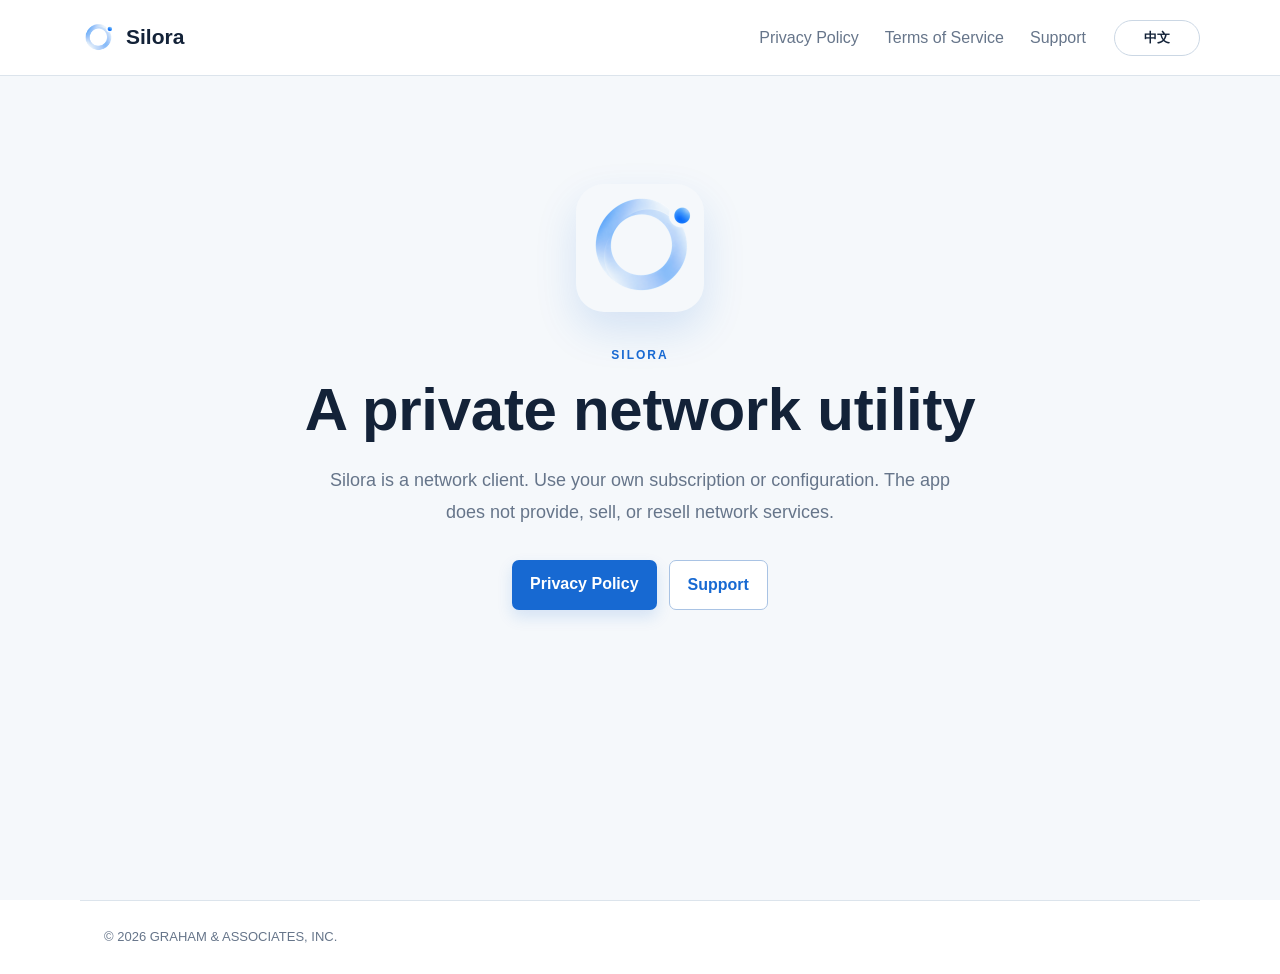
<file: index.html>
<!doctype html><html lang="zh-CN"><head><meta charset="utf-8"><meta name="viewport" content="width=device-width,initial-scale=1"><title>Silora</title><link rel="icon" href="assets/silora-icon.png"><link rel="stylesheet" href="style.css"></head><body><header><a class="brand" href="index.html"><img src="assets/silora-icon.png" alt="Silora">Silora</a><nav><a href="privacy.html" data-page="privacy">隐私政策</a><a href="terms.html" data-page="terms">服务条款</a><a href="support.html" data-page="support">支持</a></nav><button class="language" id="language" type="button">EN</button></header><main class="hero"><img src="assets/silora-icon.png" alt="Silora" class="hero-icon"><p class="eyebrow">SILORA</p><h1 data-zh="简洁、私密的网络工具" data-en="A private network utility">简洁、私密的网络工具</h1><p class="lead" data-zh="Silora 是一款网络客户端。使用你自己的订阅或配置。应用本身不提供、销售或代理任何网络服务。" data-en="Silora is a network client. Use your own subscription or configuration. The app does not provide, sell, or resell network services.">Silora 是一款网络客户端。使用你自己的订阅或配置。应用本身不提供、销售或代理任何网络服务。</p><div class="links"><a class="button" href="privacy.html" data-zh="隐私政策" data-en="Privacy Policy">隐私政策</a><a class="button secondary" href="support.html" data-zh="支持" data-en="Support">支持</a></div></main><footer>© 2026 GRAHAM &amp; ASSOCIATES, INC.</footer><script src="script.js"></script></body></html>
</file>
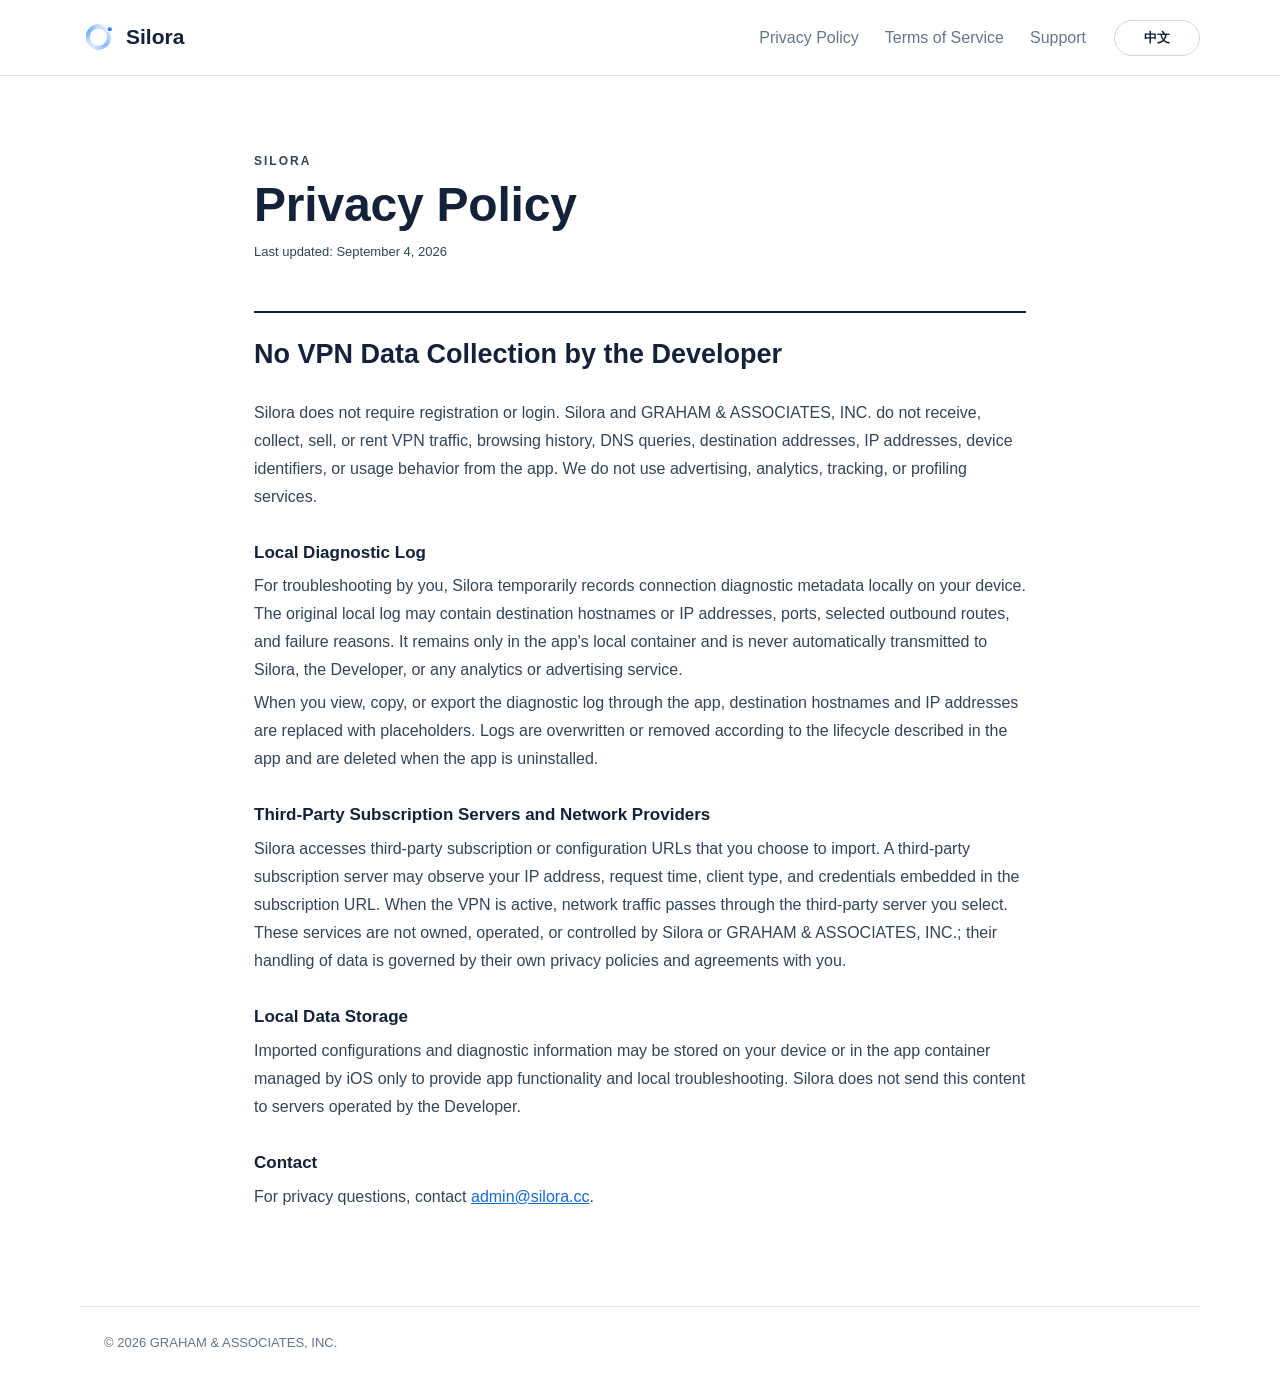
<file: privacy.html>
<!doctype html>
<html lang="zh-CN">
<head>
  <meta charset="utf-8">
  <meta name="viewport" content="width=device-width,initial-scale=1">
  <title>隐私政策 | Silora</title>
  <link rel="icon" href="assets/silora-icon.png">
  <link rel="stylesheet" href="style.css">
</head>
<body>
  <header>
    <a class="brand" href="index.html"><img src="assets/silora-icon.png" alt="Silora">Silora</a>
    <nav><a href="privacy.html" data-page="privacy">隐私政策</a><a href="terms.html" data-page="terms">服务条款</a><a href="support.html" data-page="support">支持</a></nav>
    <button class="language" id="language" type="button">English</button>
  </header>
  <main class="document-page">
    <p class="eyebrow">SILORA</p>
    <h1 data-zh="隐私政策" data-en="Privacy Policy">隐私政策</h1>
    <p class="updated" data-zh="最后更新：2026 年 9 月 4 日" data-en="Last updated: September 4, 2026">最后更新：2026 年 9 月 4 日</p>
    <section class="language-zh">
      <h2>开发者不收集 VPN 数据</h2>
      <p>Silora 不要求注册或登录。Silora 与 GRAHAM &amp; ASSOCIATES, INC. 不会从应用接收、收集、出售或出租 VPN 流量、浏览历史、DNS 查询、目标地址、IP 地址、设备标识符或使用行为，也不使用广告、分析、追踪或用户画像服务。</p>
      <h3>设备本地诊断日志</h3>
      <p>为供你本人排查连接故障，Silora 会在设备本地短期记录连接诊断元数据。原始本地日志可能包含目标主机名或 IP 地址、端口、所选出站线路和失败原因。日志仅保存在应用本地容器中，不会自动发送给 Silora、开发者或任何分析、广告服务。</p>
      <p>当你在应用内查看、复制或导出诊断日志时，目标主机名和 IP 地址会被替换为占位符。日志按应用内说明的生命周期覆盖或删除，并在卸载应用时删除。</p>
      <h3>第三方订阅服务器和网络提供者</h3>
      <p>Silora 会访问你主动导入的第三方订阅地址或配置地址。第三方订阅服务器可能获知你的 IP 地址、请求时间、客户端类型以及订阅地址中内嵌的访问凭据。VPN 启用后，网络流量会经过你选择的第三方服务器。这些第三方服务不由 Silora 或 GRAHAM &amp; ASSOCIATES, INC. 拥有、运营或控制，其数据处理适用各自的隐私政策和你与其达成的协议。</p>
      <h3>本地数据保存</h3>
      <p>你导入的配置和诊断信息可能保存在设备或 iOS 管理的应用容器中，仅用于提供应用功能和本地排障。Silora 不会把这些内容发送到开发者运营的服务器。</p>
      <h3>联系我们</h3>
      <p>隐私问题请联系 <a href="mailto:admin@silora.cc">admin@silora.cc</a>。</p>
    </section>
    <section class="language-en">
      <h2>No VPN Data Collection by the Developer</h2>
      <p>Silora does not require registration or login. Silora and GRAHAM &amp; ASSOCIATES, INC. do not receive, collect, sell, or rent VPN traffic, browsing history, DNS queries, destination addresses, IP addresses, device identifiers, or usage behavior from the app. We do not use advertising, analytics, tracking, or profiling services.</p>
      <h3>Local Diagnostic Log</h3>
      <p>For troubleshooting by you, Silora temporarily records connection diagnostic metadata locally on your device. The original local log may contain destination hostnames or IP addresses, ports, selected outbound routes, and failure reasons. It remains only in the app's local container and is never automatically transmitted to Silora, the Developer, or any analytics or advertising service.</p>
      <p>When you view, copy, or export the diagnostic log through the app, destination hostnames and IP addresses are replaced with placeholders. Logs are overwritten or removed according to the lifecycle described in the app and are deleted when the app is uninstalled.</p>
      <h3>Third-Party Subscription Servers and Network Providers</h3>
      <p>Silora accesses third-party subscription or configuration URLs that you choose to import. A third-party subscription server may observe your IP address, request time, client type, and credentials embedded in the subscription URL. When the VPN is active, network traffic passes through the third-party server you select. These services are not owned, operated, or controlled by Silora or GRAHAM &amp; ASSOCIATES, INC.; their handling of data is governed by their own privacy policies and agreements with you.</p>
      <h3>Local Data Storage</h3>
      <p>Imported configurations and diagnostic information may be stored on your device or in the app container managed by iOS only to provide app functionality and local troubleshooting. Silora does not send this content to servers operated by the Developer.</p>
      <h3>Contact</h3>
      <p>For privacy questions, contact <a href="mailto:admin@silora.cc">admin@silora.cc</a>.</p>
    </section>
  </main>
  <footer>© 2026 GRAHAM &amp; ASSOCIATES, INC.</footer>
  <script src="script.js"></script>
</body>
</html>
</file>
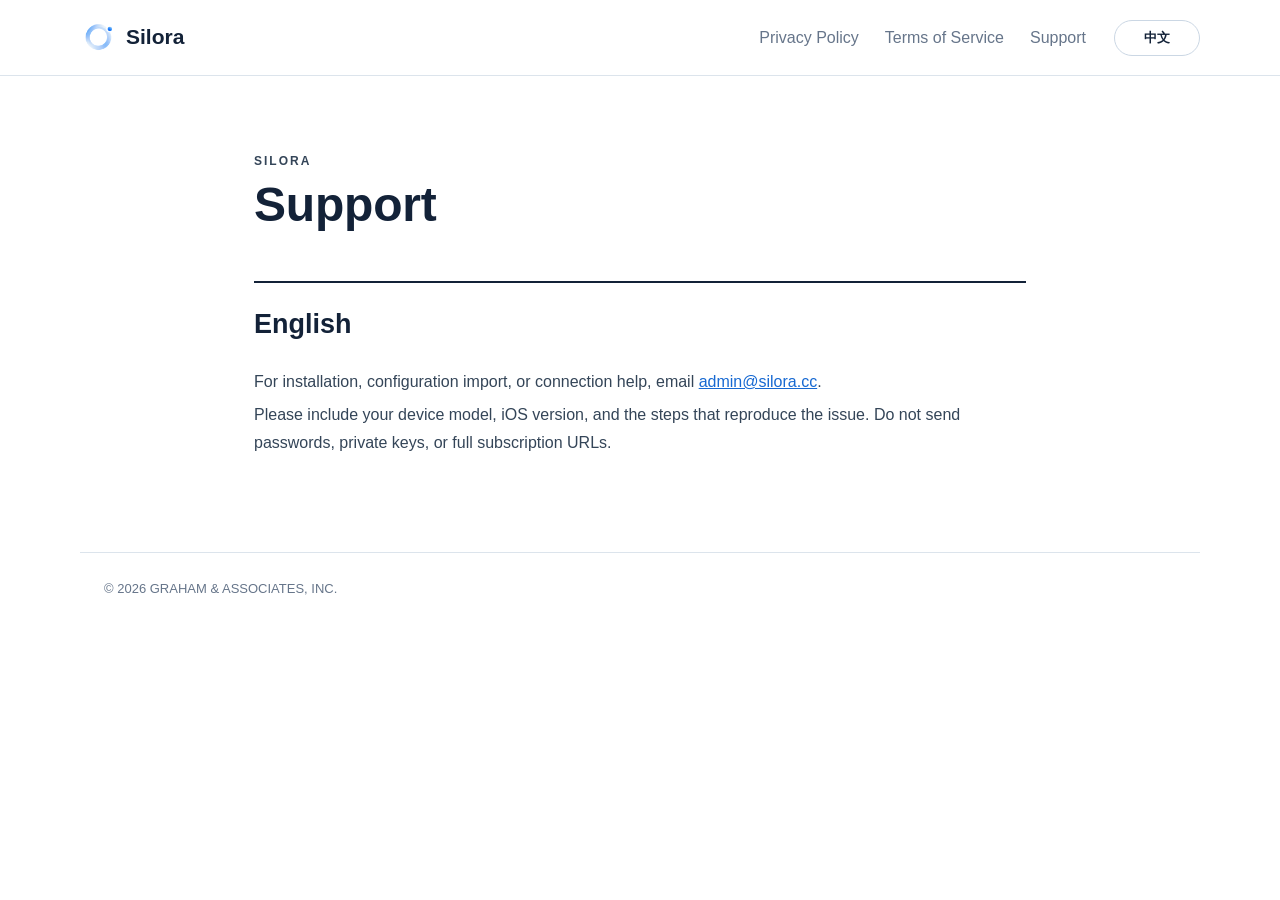
<file: support.html>
<!doctype html><html lang="zh-CN"><head><meta charset="utf-8"><meta name="viewport" content="width=device-width,initial-scale=1"><title>支持 | Silora</title><link rel="icon" href="assets/silora-icon.png"><link rel="stylesheet" href="style.css"></head><body><header><a class="brand" href="index.html"><img src="assets/silora-icon.png" alt="Silora">Silora</a><nav><a href="privacy.html" data-page="privacy">Privacy</a><a href="terms.html" data-page="terms">Terms</a><a href="support.html" data-page="support">Support</a></nav><button class="language" id="language" type="button">EN</button></header><main class="document-page"><p class="eyebrow">SILORA</p><h1 data-zh="支持" data-en="Support">支持</h1><section class="language-zh"><h2>中文</h2><p>如果你遇到安装、配置导入或连接问题，请发送邮件至 <a href="mailto:admin@silora.cc">admin@silora.cc</a>。</p><p>请在邮件中说明设备型号、iOS 版本和问题发生步骤。请不要发送密码、私钥或完整订阅链接。</p></section><section class="language-en"><h2>English</h2><p>For installation, configuration import, or connection help, email <a href="mailto:admin@silora.cc">admin@silora.cc</a>.</p><p>Please include your device model, iOS version, and the steps that reproduce the issue. Do not send passwords, private keys, or full subscription URLs.</p></section></main><footer>© 2026 GRAHAM &amp; ASSOCIATES, INC.</footer><script src="script.js"></script></body></html>
</file>
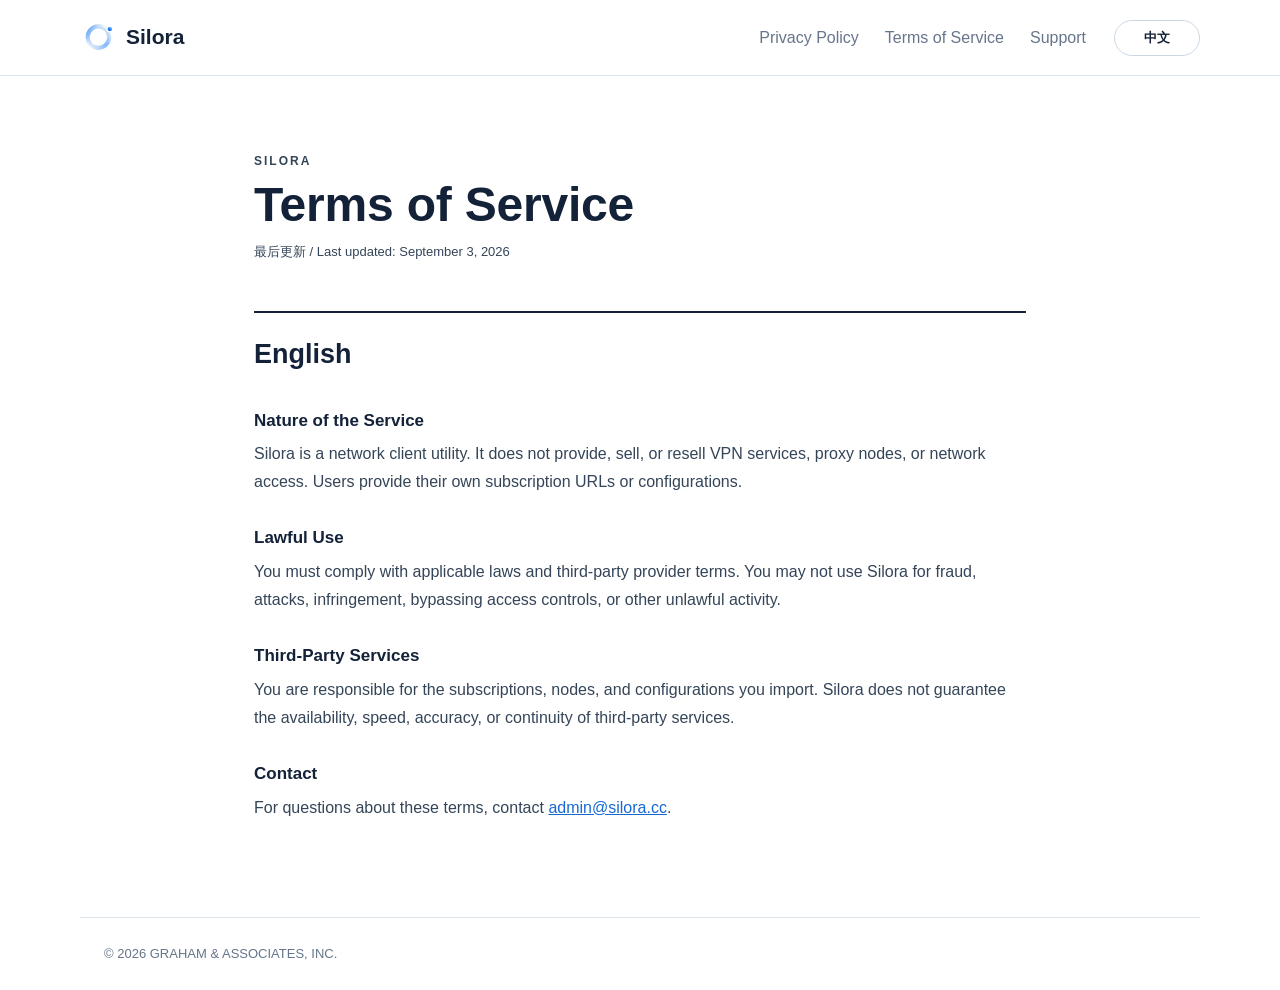
<file: terms.html>
<!doctype html><html lang="zh-CN"><head><meta charset="utf-8"><meta name="viewport" content="width=device-width,initial-scale=1"><title>服务条款 | Silora</title><link rel="icon" href="assets/silora-icon.png"><link rel="stylesheet" href="style.css"></head><body><header><a class="brand" href="index.html"><img src="assets/silora-icon.png" alt="Silora">Silora</a><nav><a href="privacy.html" data-page="privacy">Privacy</a><a href="terms.html" data-page="terms">Terms</a><a href="support.html" data-page="support">Support</a></nav><button class="language" id="language" type="button">EN</button></header><main class="document-page"><p class="eyebrow">SILORA</p><h1 data-zh="服务条款" data-en="Terms of Service">服务条款</h1><p class="updated">最后更新 / Last updated: September 3, 2026</p><section class="language-zh"><h2>中文</h2><h3>服务性质</h3><p>Silora 是网络客户端工具，不提供、销售或代理 VPN、代理节点或其他网络接入服务。用户需要自行提供订阅地址或配置。</p><h3>合法使用</h3><p>你必须遵守适用法律法规以及第三方服务商条款。不得使用 Silora 进行欺诈、攻击、侵权、绕过访问控制或其他违法活动。</p><h3>第三方服务</h3><p>你对自己导入的订阅、节点和配置负责。第三方服务的可用性、速度、准确性和持续运行不由 Silora 保证。</p><h3>联系我们</h3><p>条款问题请联系 <a href="mailto:admin@silora.cc">admin@silora.cc</a>。</p></section><section class="language-en"><h2>English</h2><h3>Nature of the Service</h3><p>Silora is a network client utility. It does not provide, sell, or resell VPN services, proxy nodes, or network access. Users provide their own subscription URLs or configurations.</p><h3>Lawful Use</h3><p>You must comply with applicable laws and third-party provider terms. You may not use Silora for fraud, attacks, infringement, bypassing access controls, or other unlawful activity.</p><h3>Third-Party Services</h3><p>You are responsible for the subscriptions, nodes, and configurations you import. Silora does not guarantee the availability, speed, accuracy, or continuity of third-party services.</p><h3>Contact</h3><p>For questions about these terms, contact <a href="mailto:admin@silora.cc">admin@silora.cc</a>.</p></section></main><footer>© 2026 GRAHAM &amp; ASSOCIATES, INC.</footer><script src="script.js"></script></body></html>
</file>
<file: style.css>
:root{--ink:#132238;--muted:#66758a;--line:#dce4ec;--blue:#1769d2;--pale:#f5f8fb;--white:#fff}*{box-sizing:border-box}html{scroll-behavior:smooth}body{margin:0;color:var(--ink);font:16px/1.75 -apple-system,BlinkMacSystemFont,"Segoe UI",sans-serif;background:var(--white)}header{height:76px;border-bottom:1px solid var(--line);display:flex;align-items:center;gap:28px;padding:0 max(24px,calc((100% - 1120px)/2));background:rgba(255,255,255,.96);position:sticky;top:0;z-index:10}.brand{display:flex;align-items:center;gap:10px;color:var(--ink);font-weight:750;font-size:21px;text-decoration:none;white-space:nowrap}.brand img{width:36px;height:36px;border-radius:10px}nav{display:flex;gap:26px;margin-left:auto}nav a,footer a{color:var(--muted);text-decoration:none}nav a:hover,footer a:hover{color:var(--blue)}.language{border:1px solid #cbd7e4;border-radius:999px;background:var(--white);color:var(--ink);font-weight:650;font-size:13px;min-width:86px;padding:8px 14px;cursor:pointer;transition:.2s}.language:hover{border-color:var(--blue);color:var(--blue);background:#f4f8ff}.hero{background:var(--pale);padding:clamp(72px,12vh,130px) 24px 110px;text-align:center;min-height:calc(100vh - 76px)}.hero-icon{width:128px;height:128px;border-radius:28px;box-shadow:0 18px 42px #1769d225}.eyebrow{color:var(--blue);font-size:12px;font-weight:750;letter-spacing:2px;margin:24px 0 10px}.hero h1{font-size:clamp(34px,5vw,60px);line-height:1.12;margin:0 auto 22px;letter-spacing:-.3px}.lead{color:var(--muted);max-width:650px;margin:auto;font-size:18px}.links{display:flex;justify-content:center;gap:12px;margin-top:32px}.button{display:inline-block;background:var(--blue);color:#fff!important;padding:10px 18px;border-radius:7px;text-decoration:none;font-weight:650;box-shadow:0 7px 15px #1769d225}.secondary{background:#fff;color:var(--blue)!important;border:1px solid #a9c3e4;box-shadow:none}.document-page{max-width:820px;margin:auto;padding:70px 24px 90px}.document-page h1{font-size:clamp(34px,5vw,48px);line-height:1.16;margin:0 0 8px;letter-spacing:-.2px}.document-page section{border-top:2px solid var(--ink);margin-top:48px;padding-top:18px}.document-page h2{font-size:27px;margin:0 0 20px}.document-page h3{font-size:17px;margin:27px 0 3px}.document-page p{color:#344558;margin:5px 0}.document-page a{color:var(--blue)}.updated{color:var(--muted);font-size:13px}footer{border-top:1px solid var(--line);max-width:1120px;margin:auto;padding:25px 24px;color:var(--muted);font-size:13px}@media(max-width:700px){header{height:68px;padding:0 16px;gap:12px}.brand{font-size:19px}nav{gap:12px;font-size:12px}.language{min-width:72px;padding:7px 9px}.document-page{padding-top:48px}.links{flex-direction:column;align-items:center}.button{width:min(100%,250px)}}
</file>
